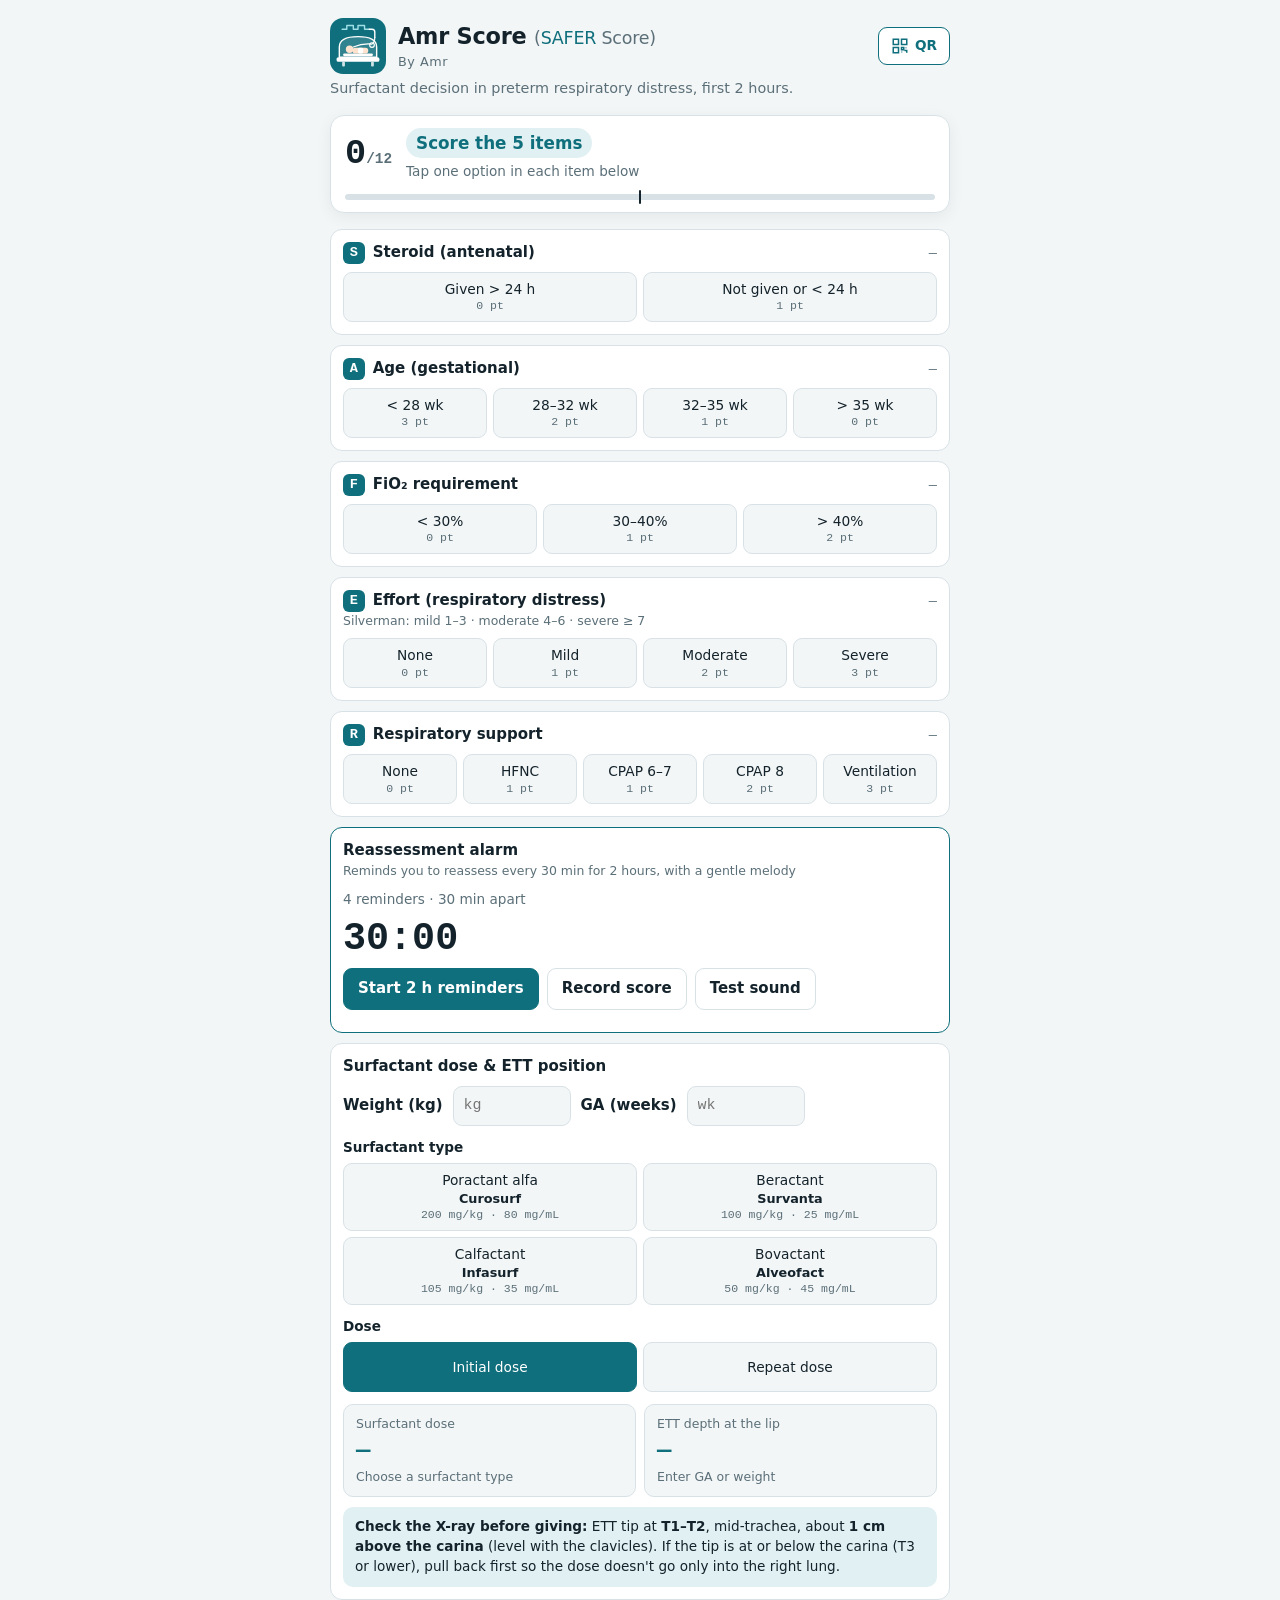
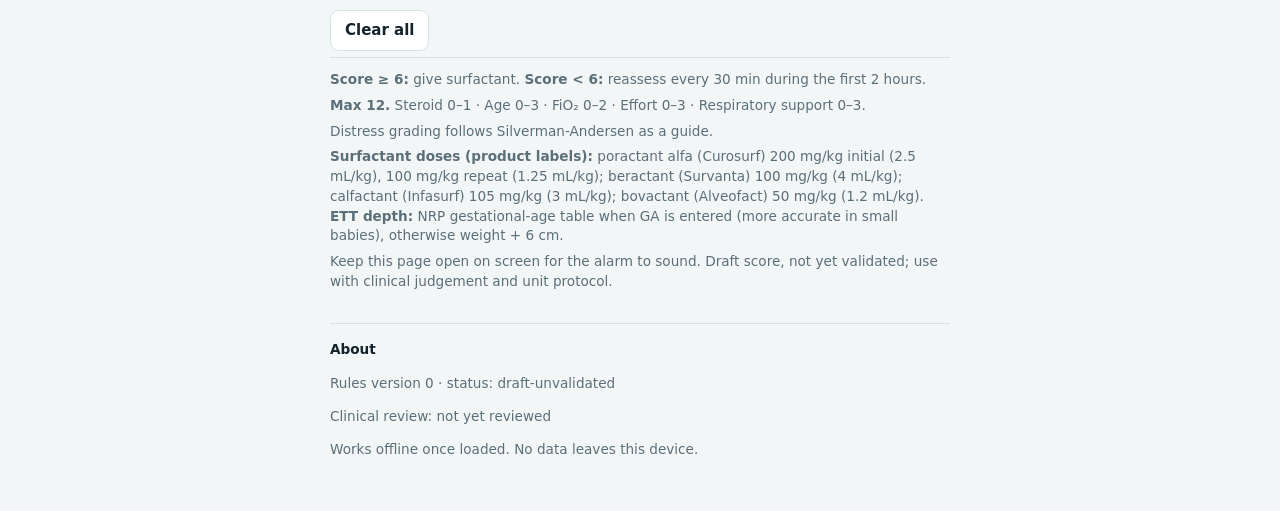
<file: index.html>
<!doctype html>
<html lang="en">
<head>
  <meta charset="utf-8">
  <meta name="viewport" content="width=device-width, initial-scale=1, viewport-fit=cover">
  <meta name="description" content="SAFER Score (Amr Score) - Surfactant decision in preterm respiratory distress, first 2 hours">
  <meta name="theme-color" content="#0f6f7c">
  <title>Amr Score (SAFER Score)</title>
  <link rel="manifest" href="manifest.json">
  <link rel="icon" type="image/svg+xml" href="icons/icon.svg">
  <link rel="apple-touch-icon" href="icons/icon-192.png">
  <style>
    :root {
      color-scheme: light;
      box-sizing: border-box;
      padding-top: env(safe-area-inset-top, 0px);
      padding-bottom: env(safe-area-inset-bottom, 0px);
    }
    html {
      scroll-padding-top: env(safe-area-inset-top, 0px);
    }
    body {
      margin: 0;
      padding: 0;
      font: 14px -apple-system, BlinkMacSystemFont, sans-serif;
      background: #fff;
      color: #000;
    }
    img {
      max-width: 100%;
    }
    [hidden]:not([hidden="until-found" i]) {
      display: none !important;
    }
  </style>
  <link rel="stylesheet" href="style.css">
</head>
<body>
  <noscript>
    <div class="wrap" role="alert">
      <h1>JavaScript required</h1>
      <p>This tool needs JavaScript to function. Please enable it in your browser settings.</p>
    </div>
  </noscript>
  <div id="root"></div>
  <script type="module" src="app.js"></script>
</body>
</html>
</file>
<file: style.css>
/* Layout: single-column bedside tool; sticky verdict bar, five scored criteria, 30-min reassessment alarm, dose */
:root {
  --bg: #f3f6f7;
  --surface: #ffffff;
  --fg: #14232b;
  --muted: #5b6f78;
  --line: #d8e2e6;
  --accent: #0f6f7c;
  --accent-soft: #e1f0f2;
  --ok: #1f7a4d;
  --ok-soft: #e3f3ea;
  --warn: #a86400;
  --warn-soft: #fbf0dc;
  --crit: #b3261e;
  --crit-soft: #fbe5e3;
  --sans: system-ui, -apple-system, "Segoe UI", sans-serif;
  --mono: ui-monospace, Menlo, monospace;
}

@media (prefers-color-scheme: dark) {
  :root:not([data-theme="light"]) {
    --bg: #0e1619;
    --surface: #162226;
    --fg: #e4eef1;
    --muted: #93a9b1;
    --line: #27373d;
    --accent: #4fb8c6;
    --accent-soft: #173a40;
    --ok: #5cc98f;
    --ok-soft: #163327;
    --warn: #e8a947;
    --warn-soft: #3a2a12;
    --crit: #f07b72;
    --crit-soft: #3d1a18;
    color-scheme: dark;
  }
}

:root[data-theme="dark"] {
  --bg: #0e1619;
  --surface: #162226;
  --fg: #e4eef1;
  --muted: #93a9b1;
  --line: #27373d;
  --accent: #4fb8c6;
  --accent-soft: #173a40;
  --ok: #5cc98f;
  --ok-soft: #163327;
  --warn: #e8a947;
  --warn-soft: #3a2a12;
  --crit: #f07b72;
  --crit-soft: #3d1a18;
  color-scheme: dark;
}

body {
  background: var(--bg);
  color: var(--fg);
  font-family: var(--sans);
  font-size: 15px;
  line-height: 1.45;
}

body::before {
  content: "";
  position: fixed;
  inset: 0 0 auto;
  height: env(safe-area-inset-top, 0px);
  z-index: 10;
  background: var(--bg);
}

.wrap {
  max-width: 620px;
  margin: 0 auto;
  padding-left: max(16px, env(safe-area-inset-left, 0px));
  padding-right: max(16px, env(safe-area-inset-right, 0px));
  padding-block: 0 32px;
}

header {
  padding-block: 18px 6px;
}

h1 {
  font-size: 1.4rem;
  margin: 0;
  letter-spacing: -0.01em;
}

h1 em {
  font-style: normal;
  color: var(--accent);
}

h1 .alt {
  font-weight: 500;
  color: var(--muted);
  font-size: 0.78em;
  white-space: nowrap;
}

.sub {
  color: var(--muted);
  margin: 4px 0 0;
  font-size: 0.9rem;
}

.result {
  position: sticky;
  top: env(safe-area-inset-top, 0px);
  z-index: 5;
  background: var(--surface);
  border: 1px solid var(--line);
  border-radius: 14px;
  padding: 12px 14px;
  margin-block: 10px 16px;
  display: grid;
  grid-template-columns: auto 1fr;
  gap: 4px 14px;
  align-items: center;
  box-shadow: 0 4px 16px rgb(0 0 0 / 0.06);
}

.total {
  font-family: var(--mono);
  font-size: 2.2rem;
  font-weight: 600;
  line-height: 1;
  grid-row: span 2;
  font-variant-numeric: tabular-nums;
}

.total small {
  font-size: 0.9rem;
  color: var(--muted);
}

.verdict {
  font-weight: 700;
  font-size: 1.05rem;
  padding: 3px 10px;
  border-radius: 999px;
  justify-self: start;
}

.verdict.warn {
  background: var(--warn-soft);
  color: var(--warn);
}

.verdict.crit {
  background: var(--crit-soft);
  color: var(--crit);
}

.verdict.neutral {
  background: var(--accent-soft);
  color: var(--accent);
}

.why {
  color: var(--muted);
  font-size: 0.85rem;
  min-width: 0;
}

.scale {
  grid-column: 1 / -1;
  position: relative;
  height: 6px;
  border-radius: 3px;
  background: var(--line);
  margin-top: 8px;
}

.scale i {
  position: absolute;
  inset: 0 auto 0 0;
  border-radius: 3px;
  width: 0;
  transition: width 0.2s, background 0.2s;
}

.scale b {
  position: absolute;
  top: -4px;
  width: 2px;
  height: 14px;
  background: var(--fg);
  border-radius: 1px;
}

.note {
  grid-column: 1 / -1;
  font-size: 0.8rem;
  color: var(--warn);
  background: var(--warn-soft);
  border-radius: 8px;
  padding: 6px 9px;
  margin-top: 6px;
}

.item {
  background: var(--surface);
  border: 1px solid var(--line);
  border-radius: 12px;
  padding: 12px;
  margin-bottom: 10px;
}

.item-head {
  display: flex;
  justify-content: space-between;
  gap: 8px;
  align-items: baseline;
  margin-bottom: 8px;
}

.item-head b {
  font-weight: 600;
}

.hint {
  display: block;
  font-size: 0.78rem;
  color: var(--muted);
  font-weight: 400;
}

.pts {
  font-family: var(--mono);
  color: var(--muted);
  font-size: 0.85rem;
  white-space: nowrap;
}

.seg {
  display: grid;
  grid-template-columns: repeat(auto-fit, minmax(92px, 1fr));
  gap: 6px;
}

.seg button {
  font: inherit;
  font-size: 0.86rem;
  border: 1px solid var(--line);
  background: var(--bg);
  color: var(--fg);
  border-radius: 9px;
  padding: 8px 4px;
  cursor: pointer;
  min-height: 50px;
  display: flex;
  flex-direction: column;
  align-items: center;
  justify-content: center;
  gap: 2px;
  line-height: 1.2;
  text-align: center;
}

.seg button span {
  font-family: var(--mono);
  font-size: 0.72rem;
  color: var(--muted);
}

.seg button[aria-pressed="true"] {
  background: var(--accent);
  border-color: var(--accent);
  color: #fff;
}

.seg button[aria-pressed="true"] span {
  color: #fff;
  opacity: 0.85;
}

button:focus-visible,
input:focus-visible {
  outline: 2px solid var(--accent);
  outline-offset: 2px;
}

.brand {
  display: flex;
  gap: 12px;
  align-items: center;
}

.brand img {
  width: 56px;
  height: 56px;
  flex: none;
}

.by {
  font-size: 0.8rem;
  color: var(--muted);
  letter-spacing: 0.04em;
}

.brand {
  justify-content: space-between;
}

.brand > div:first-of-type {
  flex: 1;
}

.qrbtn {
  font: inherit;
  font-weight: 600;
  font-size: 0.85rem;
  border: 1px solid var(--accent);
  color: var(--accent);
  background: var(--surface);
  border-radius: 9px;
  padding: 8px 12px;
  cursor: pointer;
  display: inline-flex;
  gap: 6px;
  align-items: center;
}

.qrbtn svg {
  width: 18px;
  height: 18px;
}

.qrpanel {
  background: #fff;
  color: #14232b;
  border: 1px solid var(--line);
  border-radius: 14px;
  padding: 16px;
  margin-top: 12px;
  text-align: center;
}

.qrpanel.hidden {
  display: none;
}

.qrpanel #qr {
  display: flex;
  justify-content: center;
}

.qrpanel #qr img,
.qrpanel #qr canvas {
  width: 100%;
  max-width: 240px;
  height: auto;
}

.qrpanel p {
  margin: 10px 0 0;
  font-size: 0.85rem;
  color: #5b6f78;
}

.qrpanel b {
  color: #0f6f7c;
}

.ltr {
  display: inline-grid;
  place-items: center;
  width: 1.6em;
  height: 1.6em;
  margin-right: 8px;
  border-radius: 6px;
  background: var(--accent);
  color: #fff;
  font-family: var(--mono);
  font-size: 0.85rem;
  vertical-align: 1px;
}

.timer {
  border-color: var(--accent);
}

.timer.ringing {
  animation: ring 1s infinite;
  border-color: var(--crit);
}

@keyframes ring {
  50% {
    background: var(--crit-soft);
  }
}

.clock {
  font-family: var(--mono);
  font-size: 2.4rem;
  font-weight: 600;
  font-variant-numeric: tabular-nums;
  line-height: 1;
}

.tline {
  display: flex;
  flex-wrap: wrap;
  align-items: center;
  justify-content: space-between;
  gap: 10px;
}

.round {
  font-size: 0.85rem;
  color: var(--muted);
}

.btns {
  display: flex;
  flex-wrap: wrap;
  gap: 8px;
  margin-top: 10px;
}

.btn {
  font: inherit;
  font-weight: 600;
  border: 1px solid var(--line);
  background: var(--surface);
  color: var(--fg);
  border-radius: 9px;
  padding: 9px 14px;
  cursor: pointer;
}

.btn.primary {
  background: var(--accent);
  border-color: var(--accent);
  color: #fff;
}

.btn.stop {
  background: var(--crit);
  border-color: var(--crit);
  color: #fff;
}

.log {
  margin: 10px 0 0;
  padding: 0;
  list-style: none;
  font-size: 0.85rem;
}

.log li {
  display: grid;
  grid-template-columns: 4.5em 3em 1fr;
  gap: 8px;
  padding: 5px 0;
  border-top: 1px solid var(--line);
  font-variant-numeric: tabular-nums;
}

.log .t {
  font-family: var(--mono);
  color: var(--muted);
}

.log .s {
  font-family: var(--mono);
  font-weight: 600;
}

.row {
  display: flex;
  flex-wrap: wrap;
  gap: 10px;
  align-items: center;
}

.row label {
  font-weight: 600;
}

.row input {
  font: inherit;
  font-family: var(--mono);
  width: 96px;
  padding: 8px 10px;
  border: 1px solid var(--line);
  border-radius: 9px;
  background: var(--bg);
  color: var(--fg);
}

.row output {
  font-family: var(--mono);
  font-weight: 600;
  color: var(--accent);
}

.sublbl {
  font-size: 0.85rem;
  font-weight: 600;
  margin: 12px 0 6px;
}

#sType {
  grid-template-columns: repeat(2, minmax(0, 1fr));
}

.seg button .trade {
  font-weight: 600;
  font-size: 0.8rem;
}

.dgrid {
  display: grid;
  grid-template-columns: repeat(2, minmax(0, 1fr));
  gap: 8px;
  margin-top: 12px;
}

.stat {
  background: var(--bg);
  border: 1px solid var(--line);
  border-radius: 10px;
  padding: 10px 12px;
  min-width: 0;
}

.stat .k {
  font-size: 0.78rem;
  color: var(--muted);
}

.stat .v {
  font-family: var(--mono);
  font-size: 1.5rem;
  font-weight: 600;
  color: var(--accent);
  font-variant-numeric: tabular-nums;
}

.stat .d {
  font-size: 0.78rem;
  color: var(--muted);
}

.xray {
  margin-top: 10px;
  font-size: 0.85rem;
  background: var(--accent-soft);
  border-radius: 10px;
  padding: 10px 12px;
}

.legend {
  font-size: 0.85rem;
  color: var(--muted);
  border-top: 1px solid var(--line);
  padding-top: 12px;
  margin-top: 6px;
}

.legend p {
  margin: 0 0 6px;
}

.legend strong {
  color: var(--fg);
}

.about {
  margin-top: 32px;
  padding-top: 16px;
  border-top: 1px solid var(--line);
  font-size: 0.85rem;
  color: var(--muted);
}

.about b {
  color: var(--fg);
}

.mt10 {
  margin-top: 10px;
}

@media (prefers-reduced-motion: reduce) {
  .scale i {
    transition: none;
  }
  .timer.ringing {
    animation: none;
    background: var(--crit-soft);
  }
}
</file>
